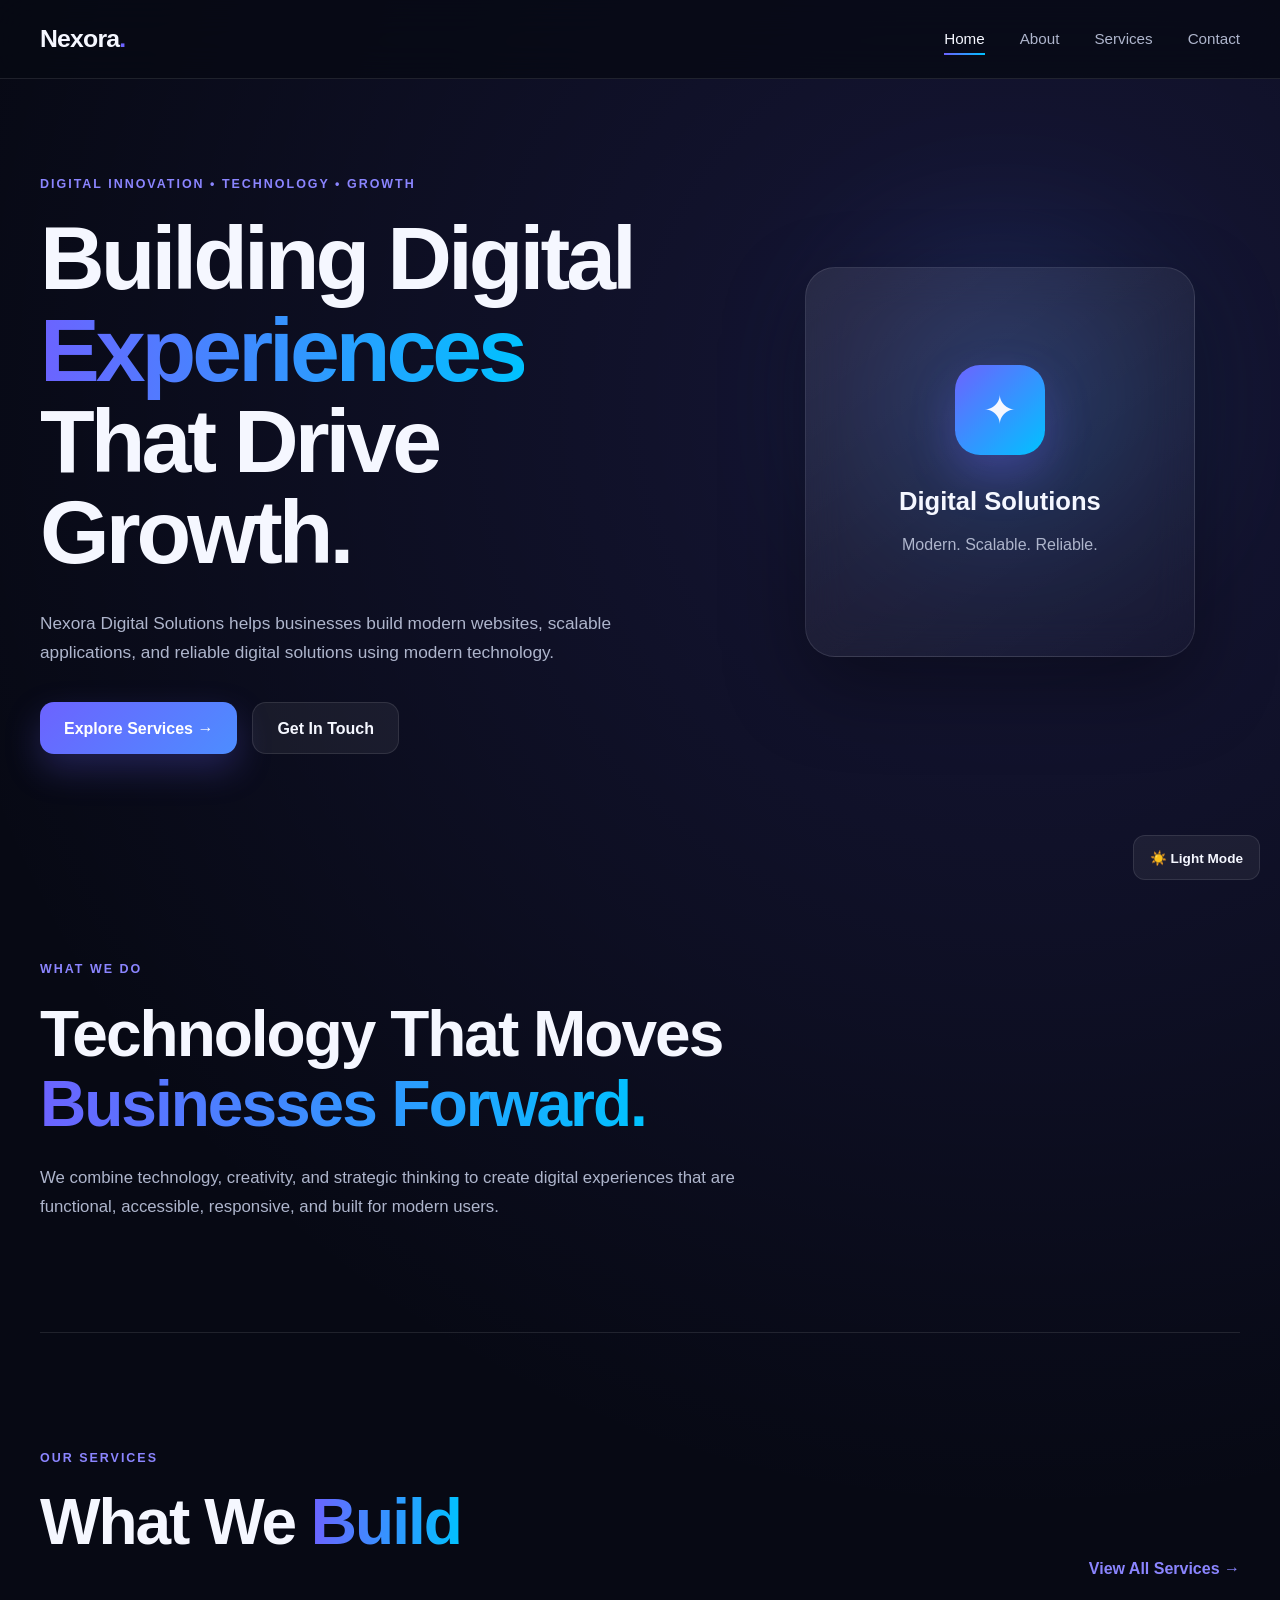
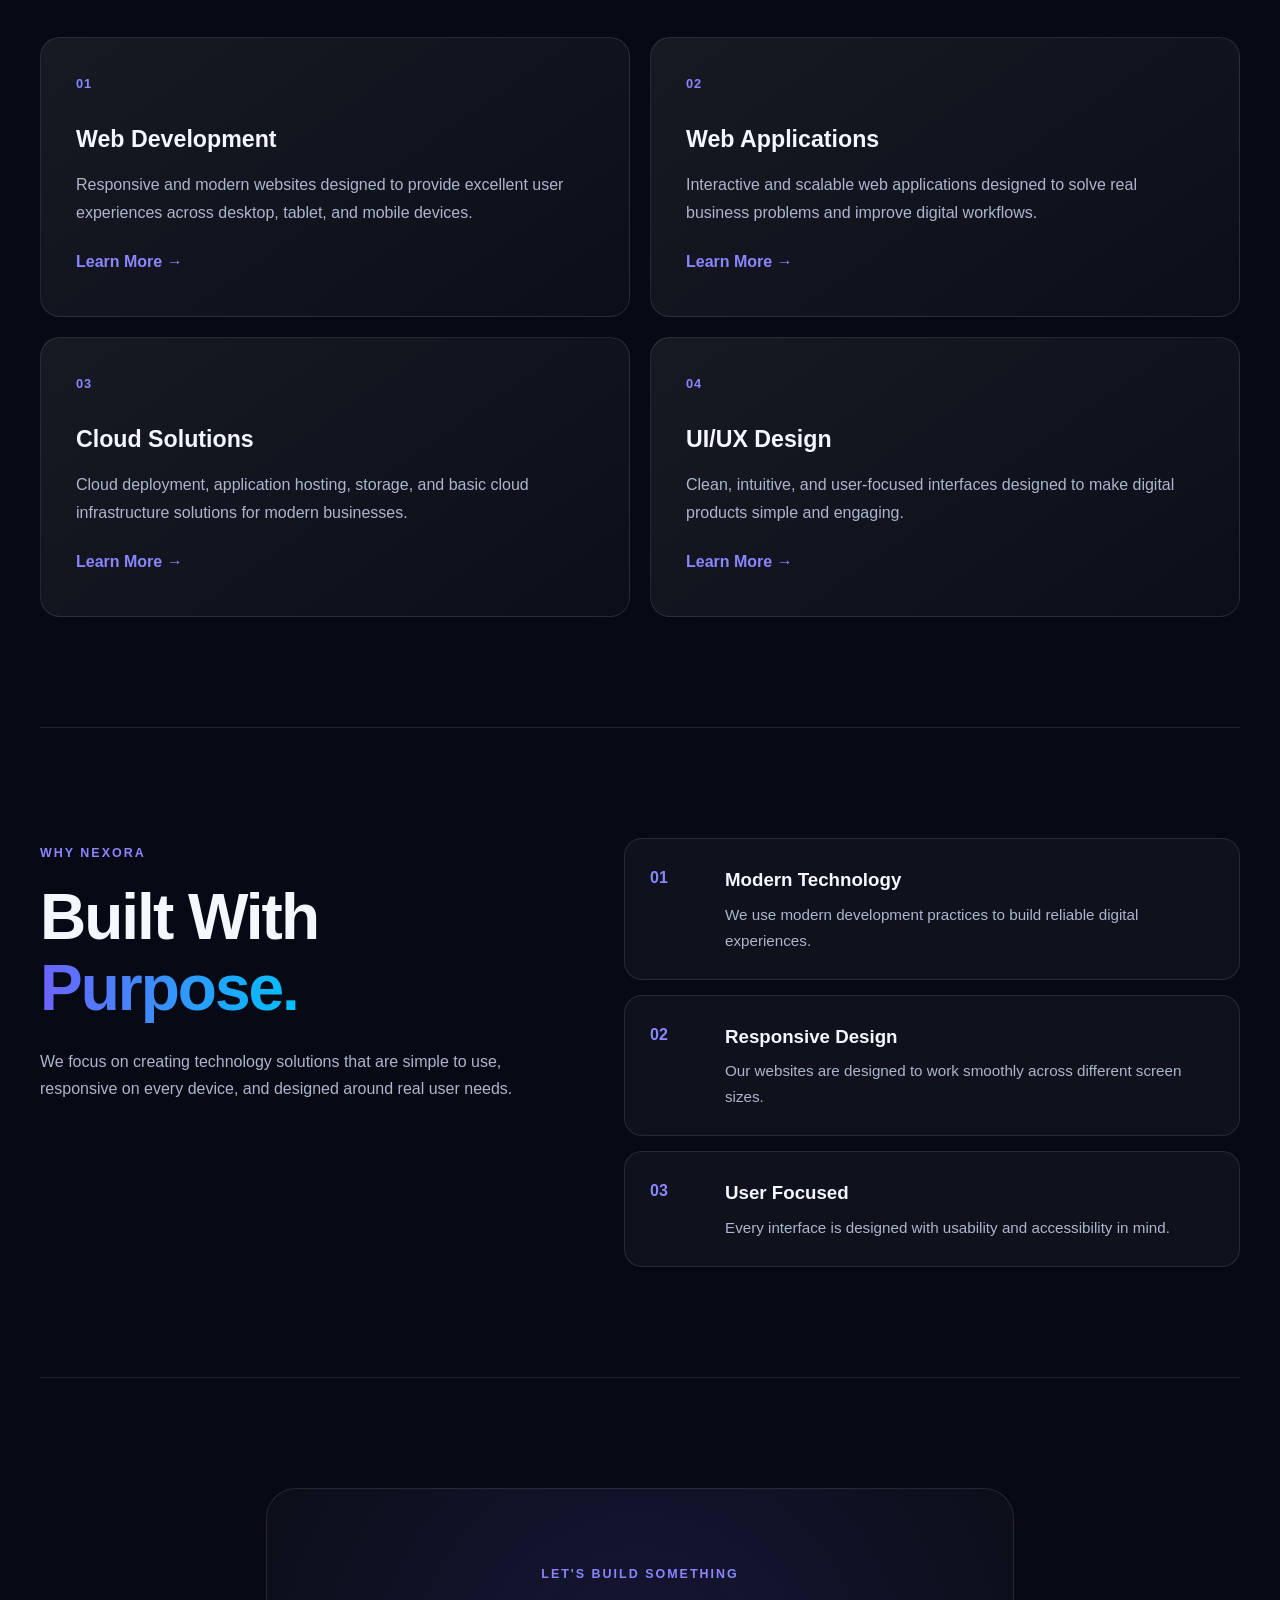
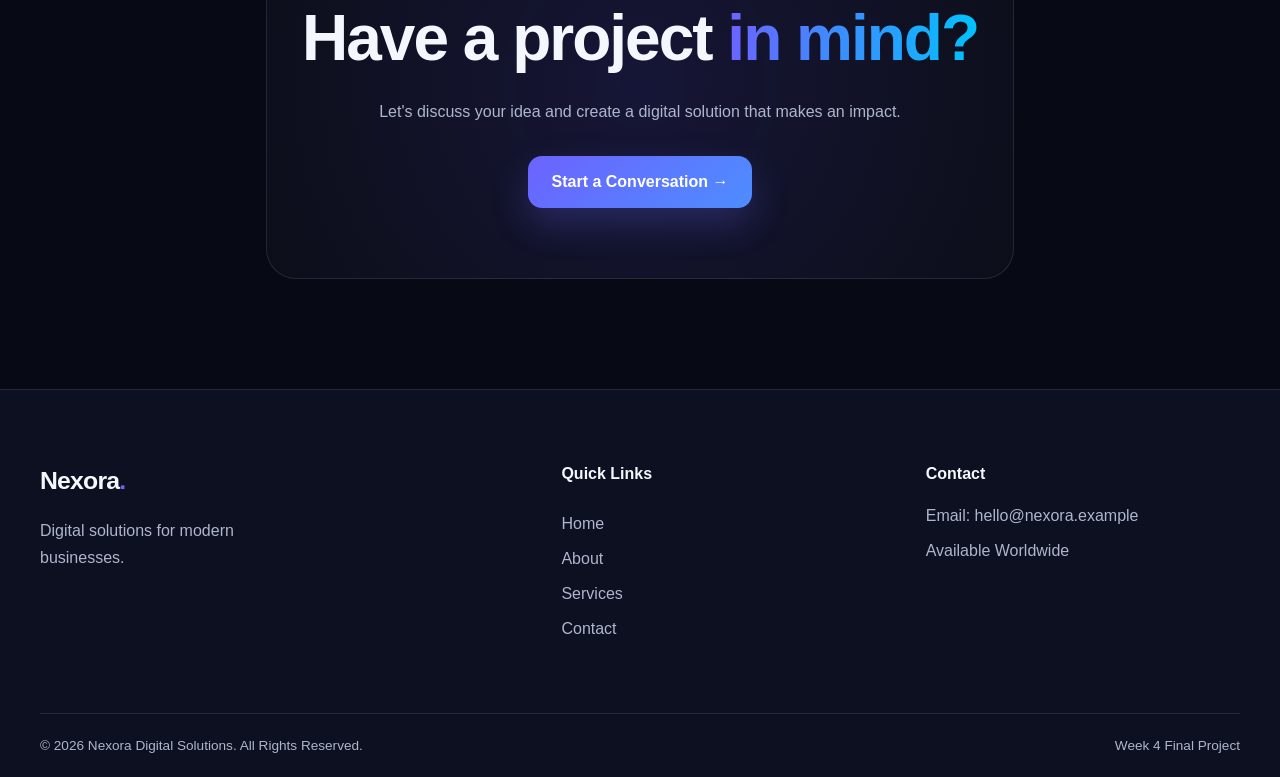
<file: index.html>
<!DOCTYPE html>
<html lang="en">
<head>
    <meta charset="UTF-8">

    <meta
        name="viewport"
        content="width=device-width, initial-scale=1.0"
    >

    <meta
        name="description"
        content="Nexora Digital Solutions provides modern web development, cloud solutions, UI/UX design, and software development services."
    >

    <meta
        name="author"
        content="Nexora Digital Solutions"
    >

    <title>Nexora Digital Solutions | Technology Solutions</title>

    <link rel="stylesheet" href="css/style.css">
</head>

<body>

    <!-- ================= HEADER ================= -->

    <header>

        <nav class="navbar" aria-label="Main Navigation">

            <a href="index.html" class="logo">
                Nexora<span>.</span>
            </a>

            <button
                class="menu-toggle"
                id="menu-toggle"
                aria-label="Open navigation menu"
                aria-expanded="false"
            >
                ☰
            </button>

            <ul class="nav-links" id="nav-links">

                <li>
                    <a href="index.html" class="active">
                        Home
                    </a>
                </li>

                <li>
                    <a href="about.html">
                        About
                    </a>
                </li>

                <li>
                    <a href="services.html">
                        Services
                    </a>
                </li>

                <li>
                    <a href="contact.html">
                        Contact
                    </a>
                </li>

            </ul>

        </nav>

    </header>


    <!-- ================= MAIN ================= -->

    <main>

        <!-- ================= HERO SECTION ================= -->

        <section class="hero">

            <div class="hero-content">

                <p class="hero-label">
                    DIGITAL INNOVATION • TECHNOLOGY • GROWTH
                </p>

                <h1>
                    Building Digital
                    <span>Experiences</span>
                    That Drive Growth.
                </h1>

                <p class="hero-description">
                    Nexora Digital Solutions helps businesses build
                    modern websites, scalable applications, and
                    reliable digital solutions using modern technology.
                </p>

                <div class="hero-buttons">

                    <a
                        href="services.html"
                        class="btn btn-primary"
                    >
                        Explore Services →
                    </a>

                    <a
                        href="contact.html"
                        class="btn btn-secondary"
                    >
                        Get In Touch
                    </a>

                </div>

            </div>

            <div class="hero-visual">

                <div class="hero-card">

                    <div class="card-icon">
                        ✦
                    </div>

                    <h2>
                        Digital Solutions
                    </h2>

                    <p>
                        Modern. Scalable. Reliable.
                    </p>

                </div>

            </div>

        </section>


        <!-- ================= INTRODUCTION ================= -->

        <section class="intro section">

            <div class="section-heading">

                <p class="section-label">
                    WHAT WE DO
                </p>

                <h2>
                    Technology That Moves
                    <span>Businesses Forward.</span>
                </h2>

            </div>

            <p class="section-description">
                We combine technology, creativity, and strategic
                thinking to create digital experiences that are
                functional, accessible, responsive, and built
                for modern users.
            </p>

        </section>


        <!-- ================= SERVICES PREVIEW ================= -->

        <section class="services-preview section">

            <div class="section-header">

                <div>

                    <p class="section-label">
                        OUR SERVICES
                    </p>

                    <h2>
                        What We <span>Build</span>
                    </h2>

                </div>

                <a
                    href="services.html"
                    class="text-link"
                >
                    View All Services →
                </a>

            </div>


            <div class="service-grid">

                <!-- Service 1 -->

                <article class="service-card">

                    <div class="service-number">
                        01
                    </div>

                    <h3>
                        Web Development
                    </h3>

                    <p>
                        Responsive and modern websites designed
                        to provide excellent user experiences
                        across desktop, tablet, and mobile devices.
                    </p>

                    <a href="services.html">
                        Learn More →
                    </a>

                </article>


                <!-- Service 2 -->

                <article class="service-card">

                    <div class="service-number">
                        02
                    </div>

                    <h3>
                        Web Applications
                    </h3>

                    <p>
                        Interactive and scalable web applications
                        designed to solve real business problems
                        and improve digital workflows.
                    </p>

                    <a href="services.html">
                        Learn More →
                    </a>

                </article>


                <!-- Service 3 -->

                <article class="service-card">

                    <div class="service-number">
                        03
                    </div>

                    <h3>
                        Cloud Solutions
                    </h3>

                    <p>
                        Cloud deployment, application hosting,
                        storage, and basic cloud infrastructure
                        solutions for modern businesses.
                    </p>

                    <a href="services.html">
                        Learn More →
                    </a>

                </article>


                <!-- Service 4 -->

                <article class="service-card">

                    <div class="service-number">
                        04
                    </div>

                    <h3>
                        UI/UX Design
                    </h3>

                    <p>
                        Clean, intuitive, and user-focused
                        interfaces designed to make digital
                        products simple and engaging.
                    </p>

                    <a href="services.html">
                        Learn More →
                    </a>

                </article>

            </div>

        </section>


        <!-- ================= WHY CHOOSE US ================= -->

        <section class="why-us section">

            <div class="why-content">

                <p class="section-label">
                    WHY NEXORA
                </p>

                <h2>
                    Built With
                    <span>Purpose.</span>
                </h2>

                <p>
                    We focus on creating technology solutions
                    that are simple to use, responsive on every
                    device, and designed around real user needs.
                </p>

            </div>


            <div class="benefits">

                <div class="benefit">

                    <span>01</span>

                    <div>
                        <h3>
                            Modern Technology
                        </h3>

                        <p>
                            We use modern development practices
                            to build reliable digital experiences.
                        </p>
                    </div>

                </div>


                <div class="benefit">

                    <span>02</span>

                    <div>
                        <h3>
                            Responsive Design
                        </h3>

                        <p>
                            Our websites are designed to work
                            smoothly across different screen sizes.
                        </p>
                    </div>

                </div>


                <div class="benefit">

                    <span>03</span>

                    <div>
                        <h3>
                            User Focused
                        </h3>

                        <p>
                            Every interface is designed with
                            usability and accessibility in mind.
                        </p>
                    </div>

                </div>

            </div>

        </section>


        <!-- ================= CTA ================= -->

        <section class="cta section">

            <div class="cta-content">

                <p class="section-label">
                    LET'S BUILD SOMETHING
                </p>

                <h2>
                    Have a project
                    <span>in mind?</span>
                </h2>

                <p>
                    Let's discuss your idea and create a digital
                    solution that makes an impact.
                </p>

                <a
                    href="contact.html"
                    class="btn btn-primary"
                >
                    Start a Conversation →
                </a>

            </div>

        </section>

    </main>


    <!-- ================= FOOTER ================= -->

    <footer>

        <div class="footer-content">

            <div class="footer-brand">

                <a href="index.html" class="logo">
                    Nexora<span>.</span>
                </a>

                <p>
                    Digital solutions for modern businesses.
                </p>

            </div>


            <div class="footer-links">

                <h3>
                    Quick Links
                </h3>

                <a href="index.html">
                    Home
                </a>

                <a href="about.html">
                    About
                </a>

                <a href="services.html">
                    Services
                </a>

                <a href="contact.html">
                    Contact
                </a>

            </div>


            <div class="footer-contact">

                <h3>
                    Contact
                </h3>

                <p>
                    Email: hello@nexora.example
                </p>

                <p>
                    Available Worldwide
                </p>

            </div>

        </div>


        <div class="footer-bottom">

            <p>
                &copy; 2026 Nexora Digital Solutions.
                All Rights Reserved.
            </p>

            <p>
                Week 4 Final Project
            </p>

        </div>

    </footer>


    <script src="js/script.js"></script>

</body>
</html>
</file>
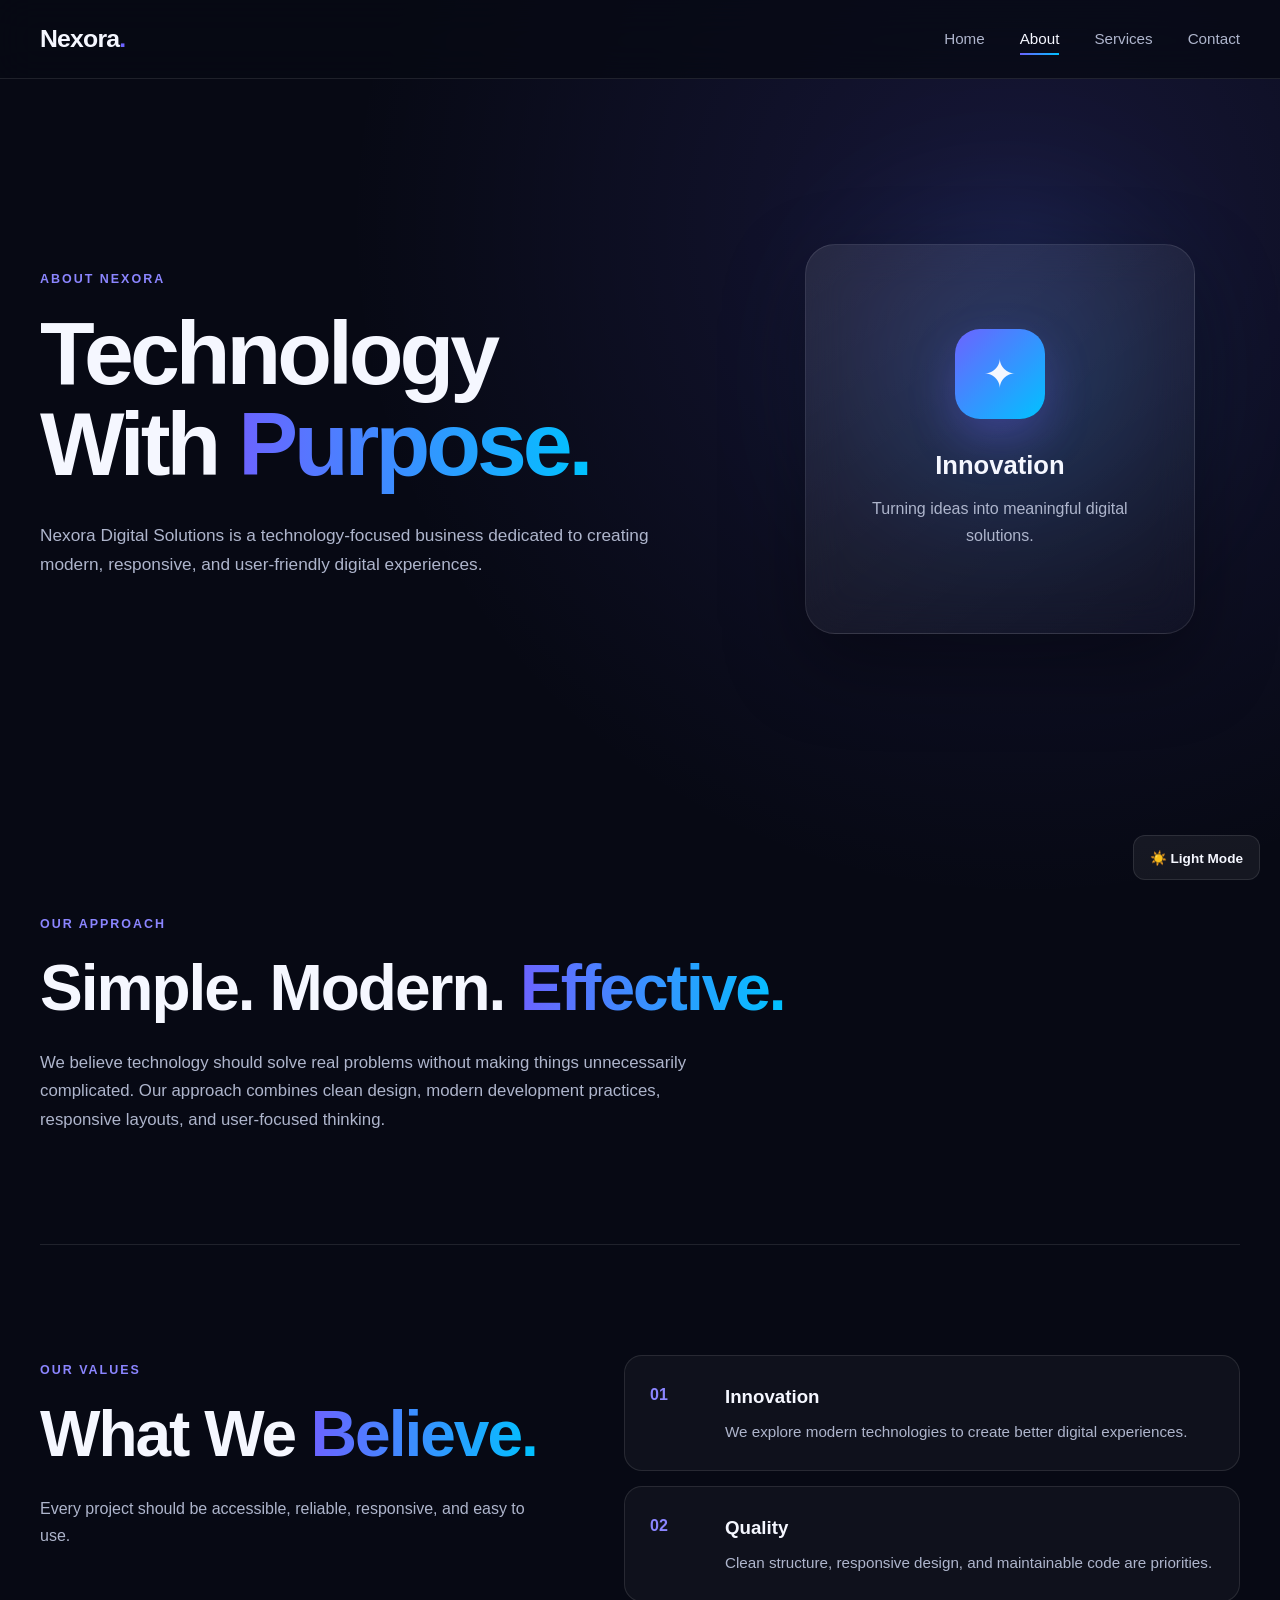
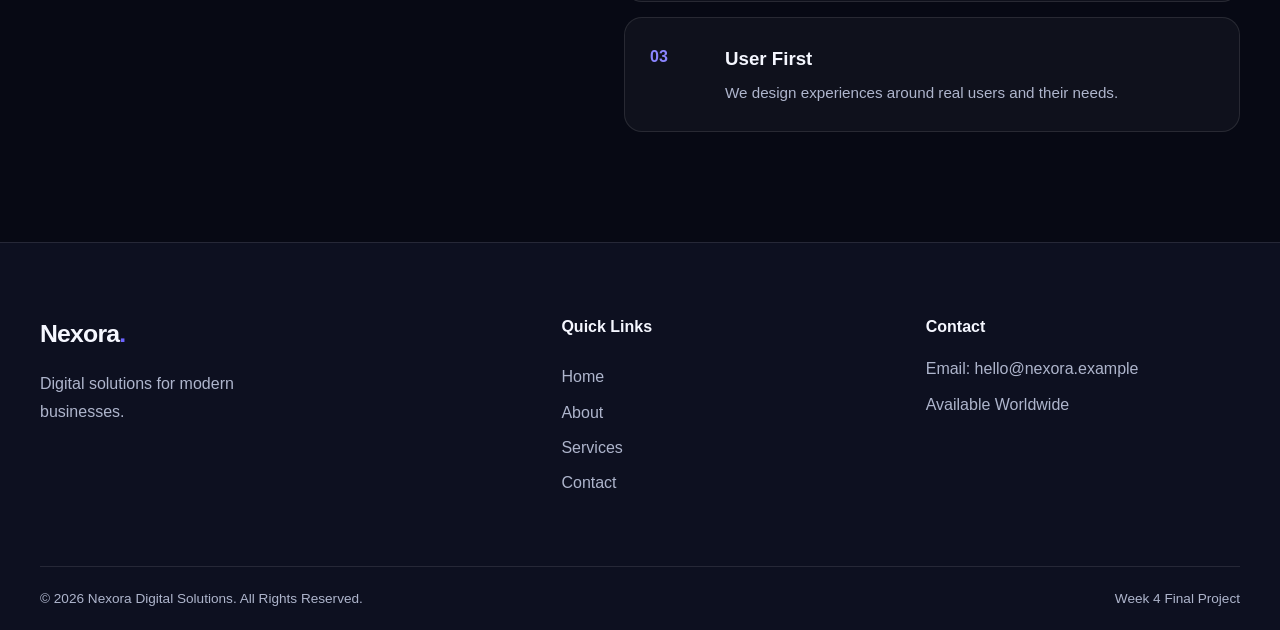
<file: about.html>
<!DOCTYPE html>
<html lang="en">
<head>
    <meta charset="UTF-8">
    <meta name="viewport" content="width=device-width, initial-scale=1.0">

    <meta
        name="description"
        content="Learn about Nexora Digital Solutions and our approach to digital technology."
    >

    <title>About | Nexora Digital Solutions</title>

    <link rel="stylesheet" href="css/style.css">
</head>

<body>

<header>
    <nav class="navbar" aria-label="Main Navigation">

        <a href="index.html" class="logo">
            Nexora<span>.</span>
        </a>

        <button
            class="menu-toggle"
            id="menu-toggle"
            aria-label="Open navigation menu"
            aria-expanded="false"
        >
            ☰
        </button>

        <ul class="nav-links" id="nav-links">
            <li><a href="index.html">Home</a></li>
            <li><a href="about.html" class="active">About</a></li>
            <li><a href="services.html">Services</a></li>
            <li><a href="contact.html">Contact</a></li>
        </ul>

    </nav>
</header>


<main>

    <section class="hero">

        <div class="hero-content">

            <p class="hero-label">
                ABOUT NEXORA
            </p>

            <h1>
                Technology With
                <span>Purpose.</span>
            </h1>

            <p class="hero-description">
                Nexora Digital Solutions is a technology-focused
                business dedicated to creating modern, responsive,
                and user-friendly digital experiences.
            </p>

        </div>

        <div class="hero-visual">

            <div class="hero-card">

                <div class="card-icon">
                    ✦
                </div>

                <h2>
                    Innovation
                </h2>

                <p>
                    Turning ideas into meaningful digital solutions.
                </p>

            </div>

        </div>

    </section>


    <section class="section">

        <div class="section-heading">

            <p class="section-label">
                OUR APPROACH
            </p>

            <h2>
                Simple. Modern.
                <span>Effective.</span>
            </h2>

        </div>

        <p class="section-description">
            We believe technology should solve real problems
            without making things unnecessarily complicated.
            Our approach combines clean design, modern
            development practices, responsive layouts,
            and user-focused thinking.
        </p>

    </section>


    <section class="why-us section">

        <div class="why-content">

            <p class="section-label">
                OUR VALUES
            </p>

            <h2>
                What We
                <span>Believe.</span>
            </h2>

            <p>
                Every project should be accessible, reliable,
                responsive, and easy to use.
            </p>

        </div>


        <div class="benefits">

            <div class="benefit">

                <span>01</span>

                <div>
                    <h3>Innovation</h3>

                    <p>
                        We explore modern technologies to create
                        better digital experiences.
                    </p>
                </div>

            </div>


            <div class="benefit">

                <span>02</span>

                <div>
                    <h3>Quality</h3>

                    <p>
                        Clean structure, responsive design,
                        and maintainable code are priorities.
                    </p>
                </div>

            </div>


            <div class="benefit">

                <span>03</span>

                <div>
                    <h3>User First</h3>

                    <p>
                        We design experiences around real users
                        and their needs.
                    </p>
                </div>

            </div>

        </div>

    </section>

</main>


<footer>

    <div class="footer-content">

        <div class="footer-brand">

            <a href="index.html" class="logo">
                Nexora<span>.</span>
            </a>

            <p>
                Digital solutions for modern businesses.
            </p>

        </div>


        <div class="footer-links">

            <h3>Quick Links</h3>

            <a href="index.html">Home</a>
            <a href="about.html">About</a>
            <a href="services.html">Services</a>
            <a href="contact.html">Contact</a>

        </div>


        <div class="footer-contact">

            <h3>Contact</h3>

            <p>
                Email: hello@nexora.example
            </p>

            <p>
                Available Worldwide
            </p>

        </div>

    </div>


    <div class="footer-bottom">

        <p>
            &copy; 2026 Nexora Digital Solutions.
            All Rights Reserved.
        </p>

        <p>
            Week 4 Final Project
        </p>

    </div>

</footer>


<script src="js/script.js"></script>

</body>
</html>
</file>
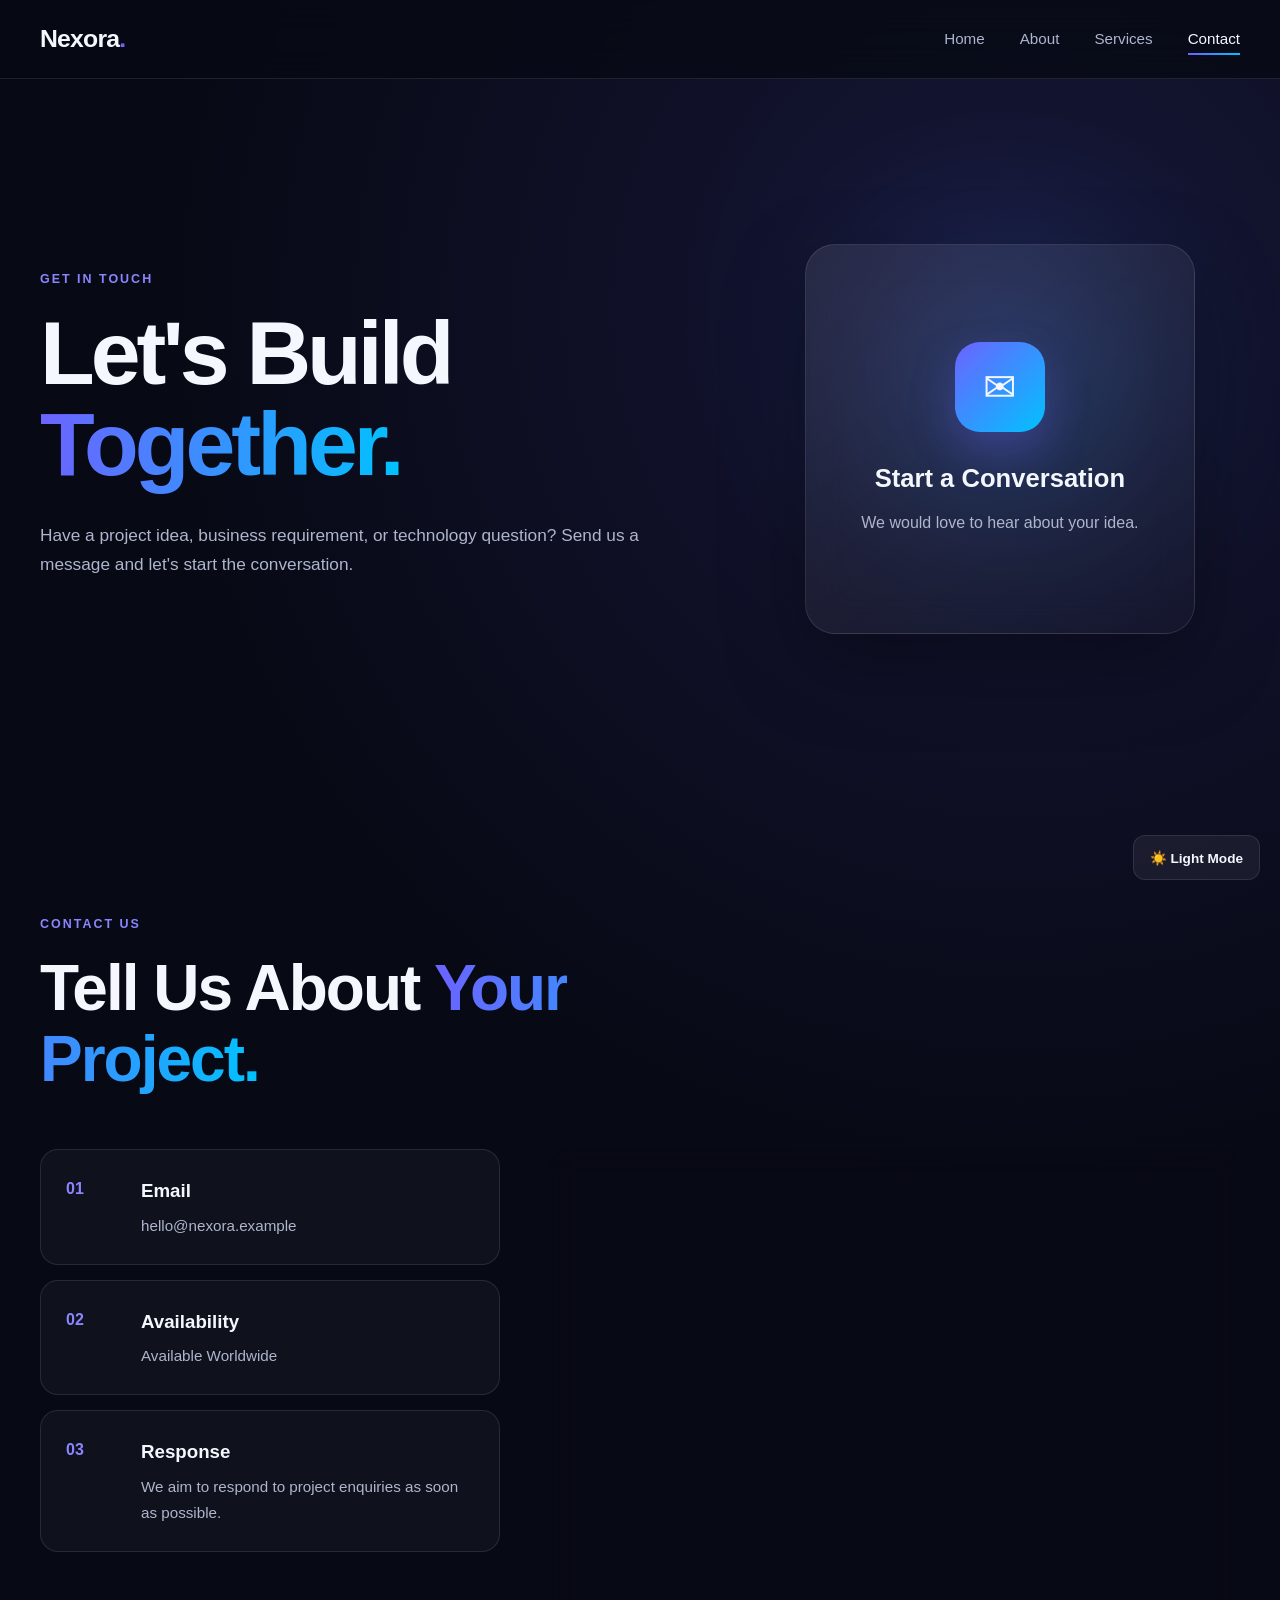
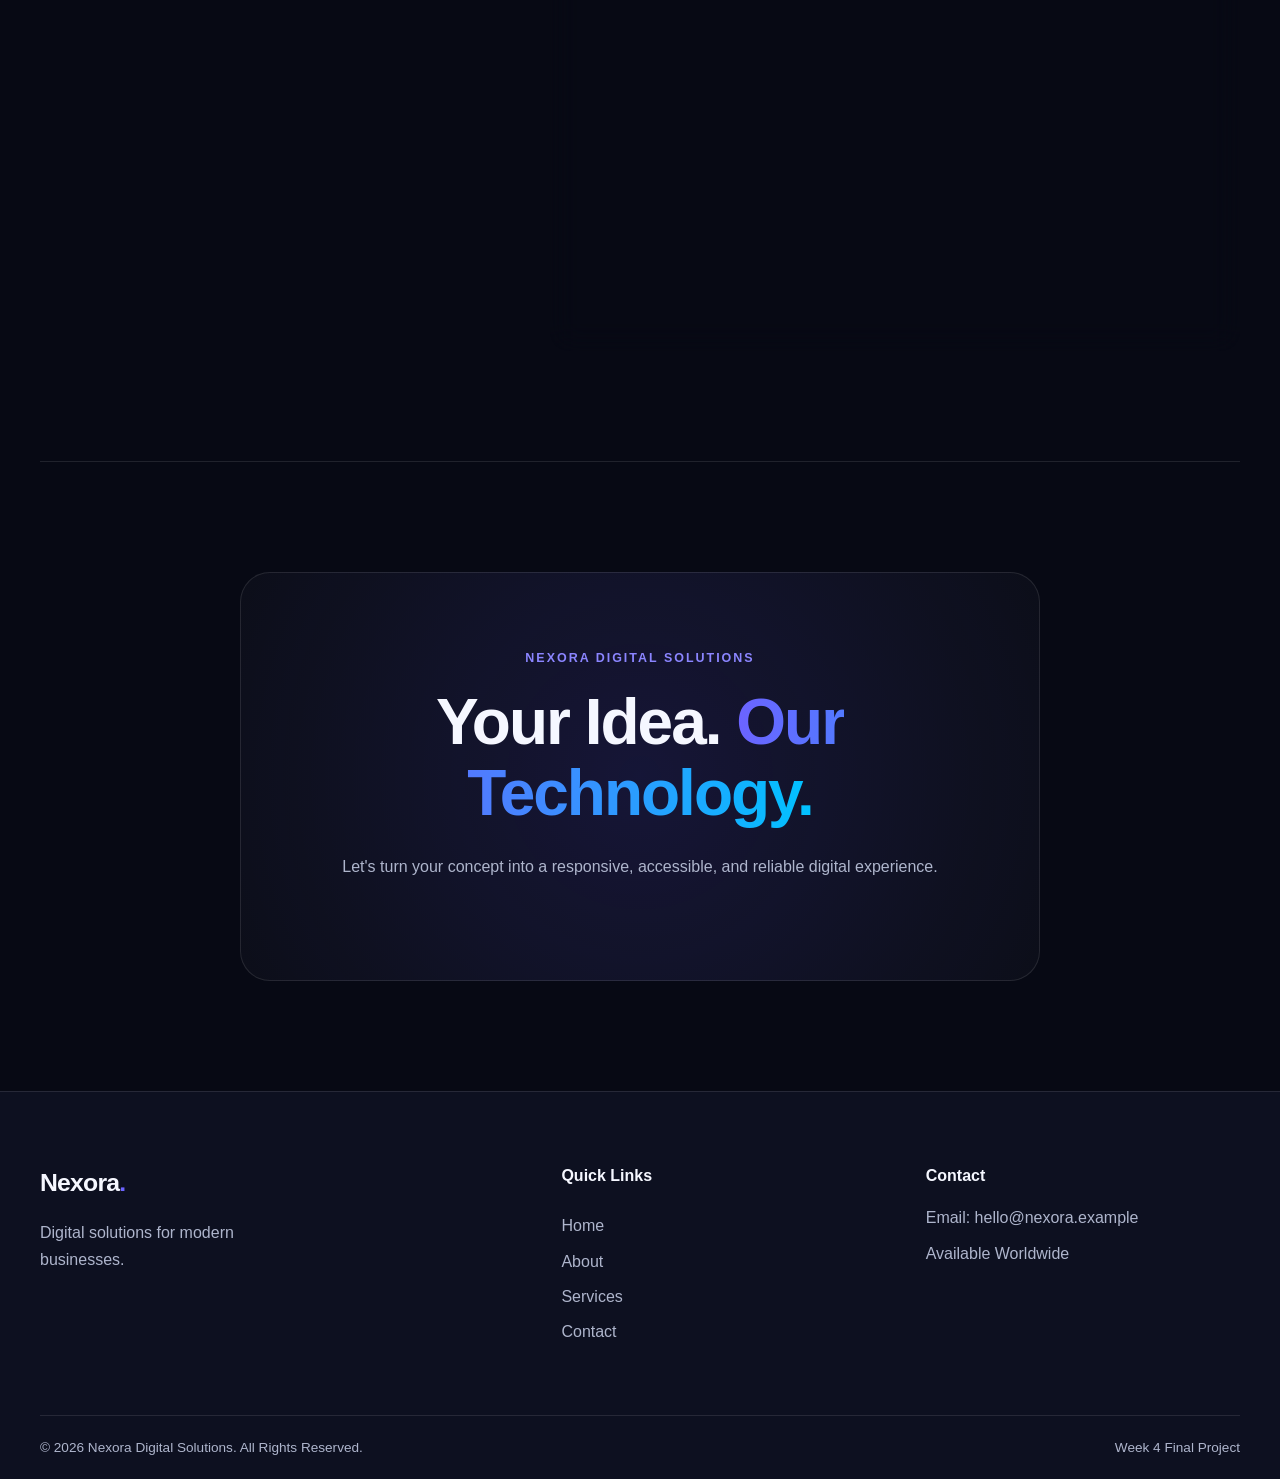
<file: contact.html>
<!DOCTYPE html>
<html lang="en">

<head>
    <meta charset="UTF-8">

    <meta
        name="viewport"
        content="width=device-width, initial-scale=1.0"
    >

    <meta
        name="description"
        content="Contact Nexora Digital Solutions for web development, cloud solutions, UI/UX design, and digital projects."
    >

    <title>Contact | Nexora Digital Solutions</title>

    <link rel="stylesheet" href="css/style.css">
</head>


<body>

    <!-- ================= HEADER ================= -->

    <header>

        <nav class="navbar" aria-label="Main Navigation">

            <a href="index.html" class="logo">
                Nexora<span>.</span>
            </a>

            <button
                class="menu-toggle"
                id="menu-toggle"
                aria-label="Open navigation menu"
                aria-expanded="false"
            >
                ☰
            </button>

            <ul class="nav-links" id="nav-links">

                <li>
                    <a href="index.html">
                        Home
                    </a>
                </li>

                <li>
                    <a href="about.html">
                        About
                    </a>
                </li>

                <li>
                    <a href="services.html">
                        Services
                    </a>
                </li>

                <li>
                    <a href="contact.html" class="active">
                        Contact
                    </a>
                </li>

            </ul>

        </nav>

    </header>


    <!-- ================= MAIN ================= -->

    <main>

        <!-- ================= CONTACT HERO ================= -->

        <section class="hero">

            <div class="hero-content">

                <p class="hero-label">
                    GET IN TOUCH
                </p>

                <h1>
                    Let's Build
                    <span>Together.</span>
                </h1>

                <p class="hero-description">
                    Have a project idea, business requirement,
                    or technology question? Send us a message
                    and let's start the conversation.
                </p>

            </div>


            <div class="hero-visual">

                <div class="hero-card">

                    <div class="card-icon">
                        ✉
                    </div>

                    <h2>
                        Start a Conversation
                    </h2>

                    <p>
                        We would love to hear about your idea.
                    </p>

                </div>

            </div>

        </section>


        <!-- ================= CONTACT SECTION ================= -->

        <section class="section">

            <div class="section-heading">

                <p class="section-label">
                    CONTACT US
                </p>

                <h2>
                    Tell Us About
                    <span>Your Project.</span>
                </h2>

            </div>


            <div class="contact-layout">

                <!-- CONTACT INFORMATION -->

                <div class="contact-info">

                    <div class="benefit">

                        <span>01</span>

                        <div>

                            <h3>
                                Email
                            </h3>

                            <p>
                                hello@nexora.example
                            </p>

                        </div>

                    </div>


                    <div class="benefit">

                        <span>02</span>

                        <div>

                            <h3>
                                Availability
                            </h3>

                            <p>
                                Available Worldwide
                            </p>

                        </div>

                    </div>


                    <div class="benefit">

                        <span>03</span>

                        <div>

                            <h3>
                                Response
                            </h3>

                            <p>
                                We aim to respond to project
                                enquiries as soon as possible.
                            </p>

                        </div>

                    </div>

                </div>


                <!-- CONTACT FORM -->

                <div class="contact-form-wrapper">

                    <form id="contact-form" novalidate>

                        <!-- NAME -->

                        <div class="form-group">

                            <label for="name">
                                Full Name
                            </label>

                            <input
                                type="text"
                                id="name"
                                name="name"
                                placeholder="Enter your name"
                                autocomplete="name"
                                required
                            >

                            <small
                                class="form-error"
                                id="name-error"
                            ></small>

                        </div>


                        <!-- EMAIL -->

                        <div class="form-group">

                            <label for="email">
                                Email Address
                            </label>

                            <input
                                type="email"
                                id="email"
                                name="email"
                                placeholder="you@example.com"
                                autocomplete="email"
                                required
                            >

                            <small
                                class="form-error"
                                id="email-error"
                            ></small>

                        </div>


                        <!-- SUBJECT -->

                        <div class="form-group">

                            <label for="subject">
                                Subject
                            </label>

                            <input
                                type="text"
                                id="subject"
                                name="subject"
                                placeholder="Project subject"
                                required
                            >

                            <small
                                class="form-error"
                                id="subject-error"
                            ></small>

                        </div>


                        <!-- MESSAGE -->

                        <div class="form-group">

                            <label for="message">
                                Message
                            </label>

                            <textarea
                                id="message"
                                name="message"
                                rows="7"
                                placeholder="Tell us about your project..."
                                required
                            ></textarea>

                            <small
                                class="form-error"
                                id="message-error"
                            ></small>

                        </div>


                        <!-- SUBMIT -->

                        <button
                            type="submit"
                            class="btn btn-primary"
                        >
                            Send Message →
                        </button>


                        <!-- SUCCESS MESSAGE -->

                        <p
                            id="form-success"
                            class="form-success"
                            role="status"
                            aria-live="polite"
                        ></p>

                    </form>

                </div>

            </div>

        </section>


        <!-- ================= CTA ================= -->

        <section class="cta section">

            <div class="cta-content">

                <p class="section-label">
                    NEXORA DIGITAL SOLUTIONS
                </p>

                <h2>
                    Your Idea.
                    <span>Our Technology.</span>
                </h2>

                <p>
                    Let's turn your concept into a responsive,
                    accessible, and reliable digital experience.
                </p>

            </div>

        </section>

    </main>


    <!-- ================= FOOTER ================= -->

    <footer>

        <div class="footer-content">

            <div class="footer-brand">

                <a href="index.html" class="logo">
                    Nexora<span>.</span>
                </a>

                <p>
                    Digital solutions for modern businesses.
                </p>

            </div>


            <div class="footer-links">

                <h3>
                    Quick Links
                </h3>

                <a href="index.html">
                    Home
                </a>

                <a href="about.html">
                    About
                </a>

                <a href="services.html">
                    Services
                </a>

                <a href="contact.html">
                    Contact
                </a>

            </div>


            <div class="footer-contact">

                <h3>
                    Contact
                </h3>

                <p>
                    Email: hello@nexora.example
                </p>

                <p>
                    Available Worldwide
                </p>

            </div>

        </div>


        <div class="footer-bottom">

            <p>
                &copy; 2026 Nexora Digital Solutions.
                All Rights Reserved.
            </p>

            <p>
                Week 4 Final Project
            </p>

        </div>

    </footer>


    <script src="js/script.js"></script>

</body>
</file>
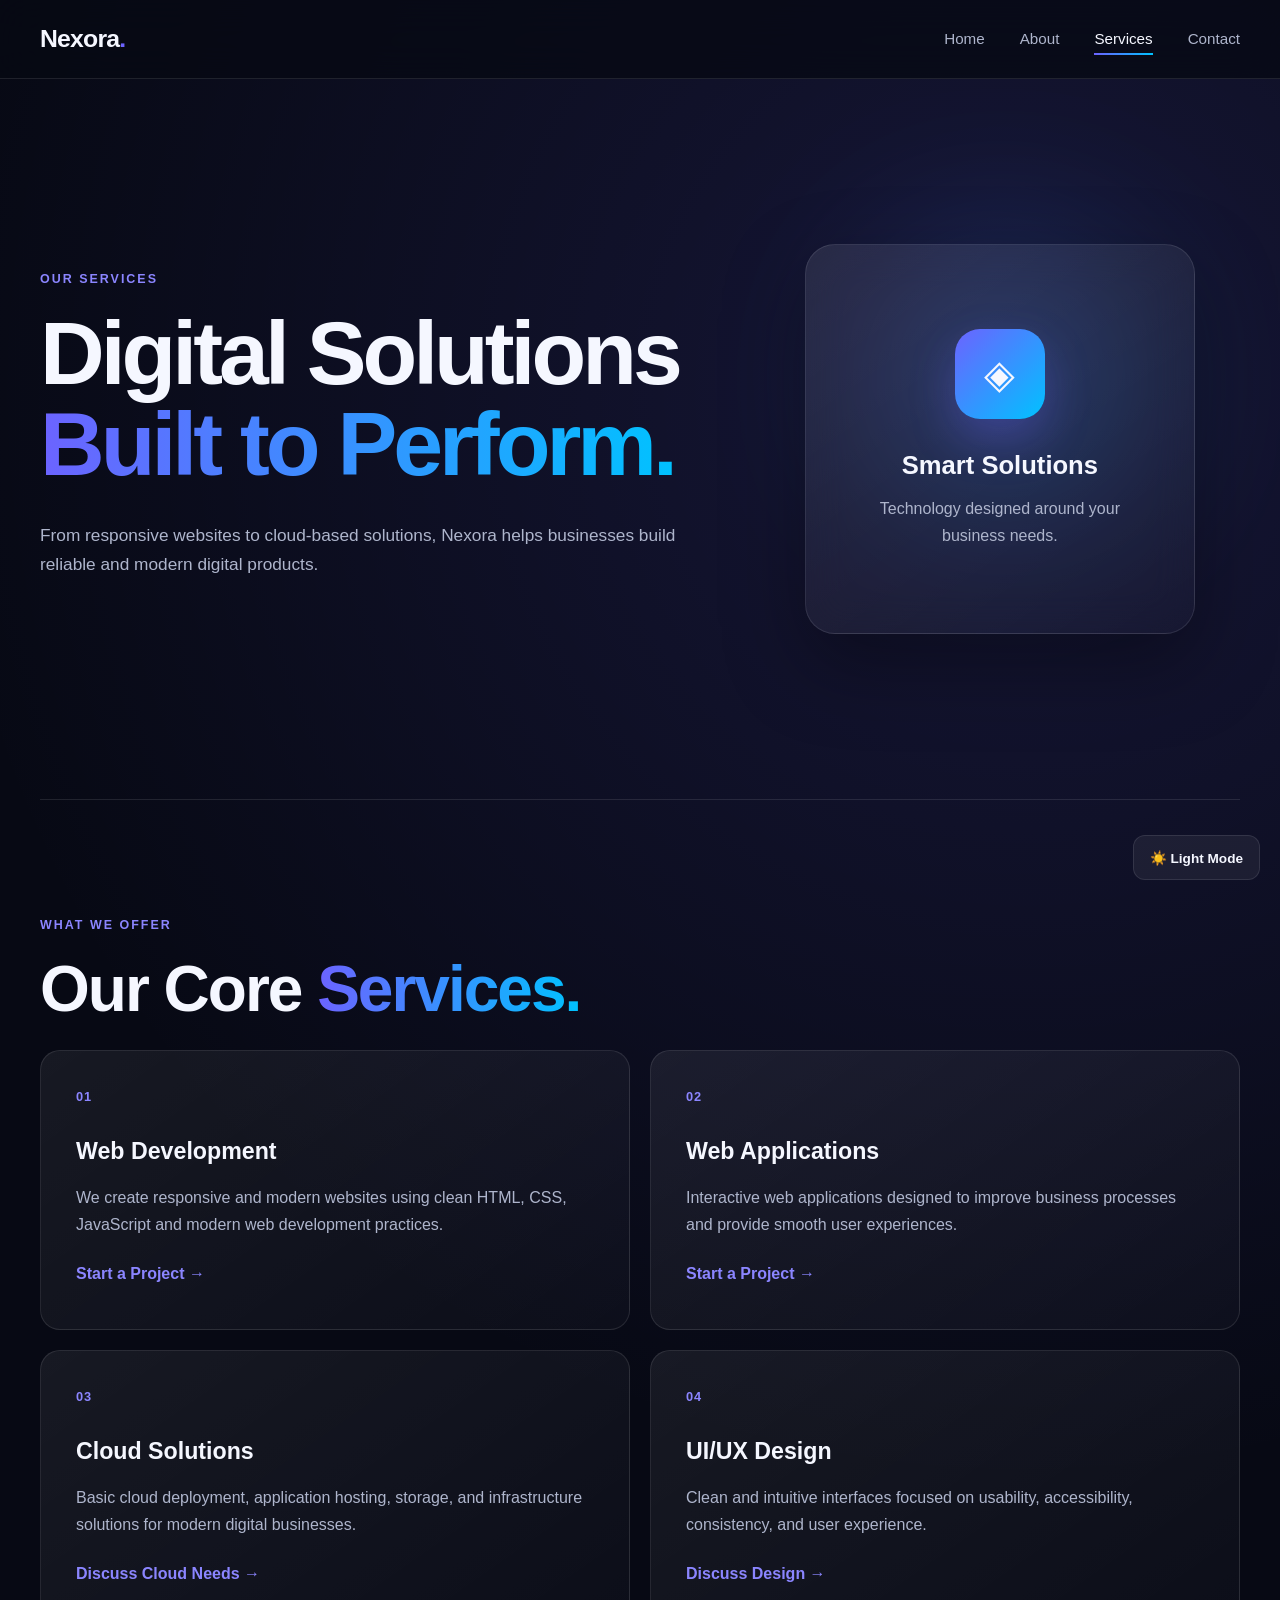
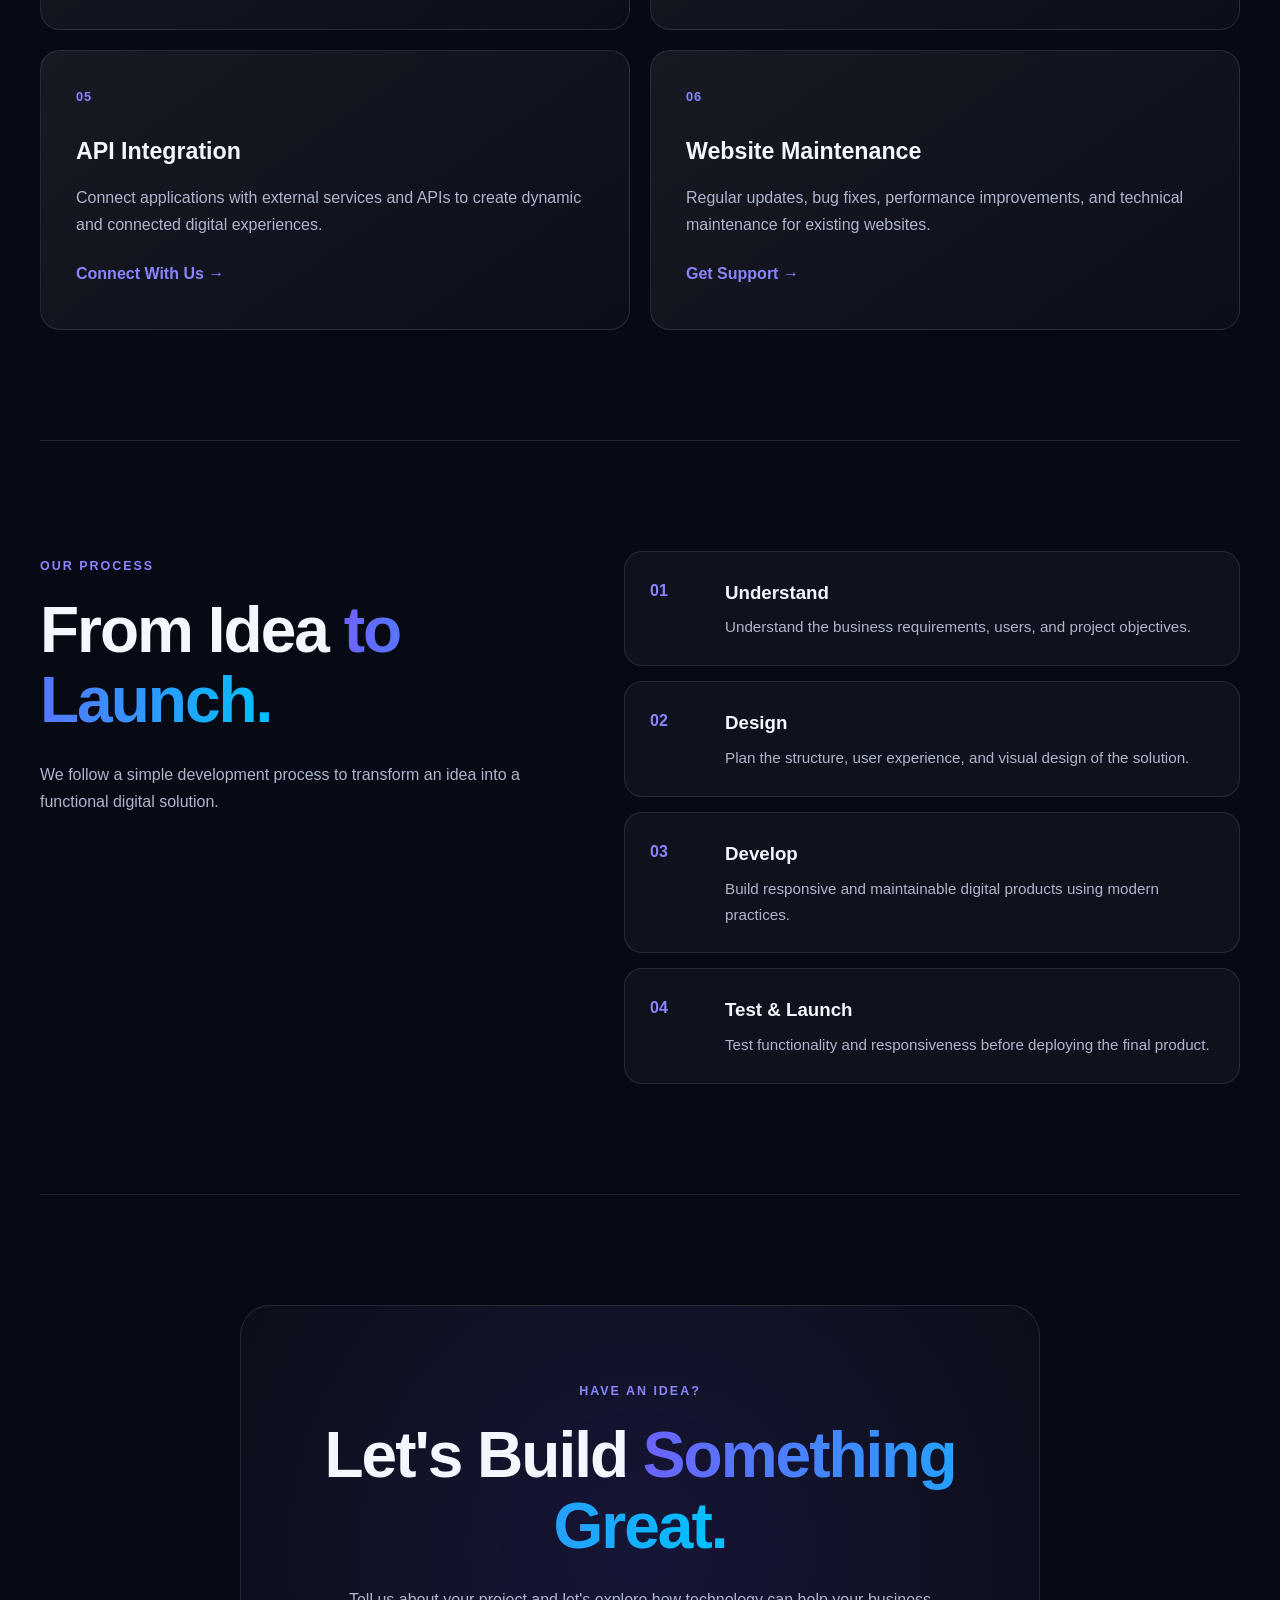
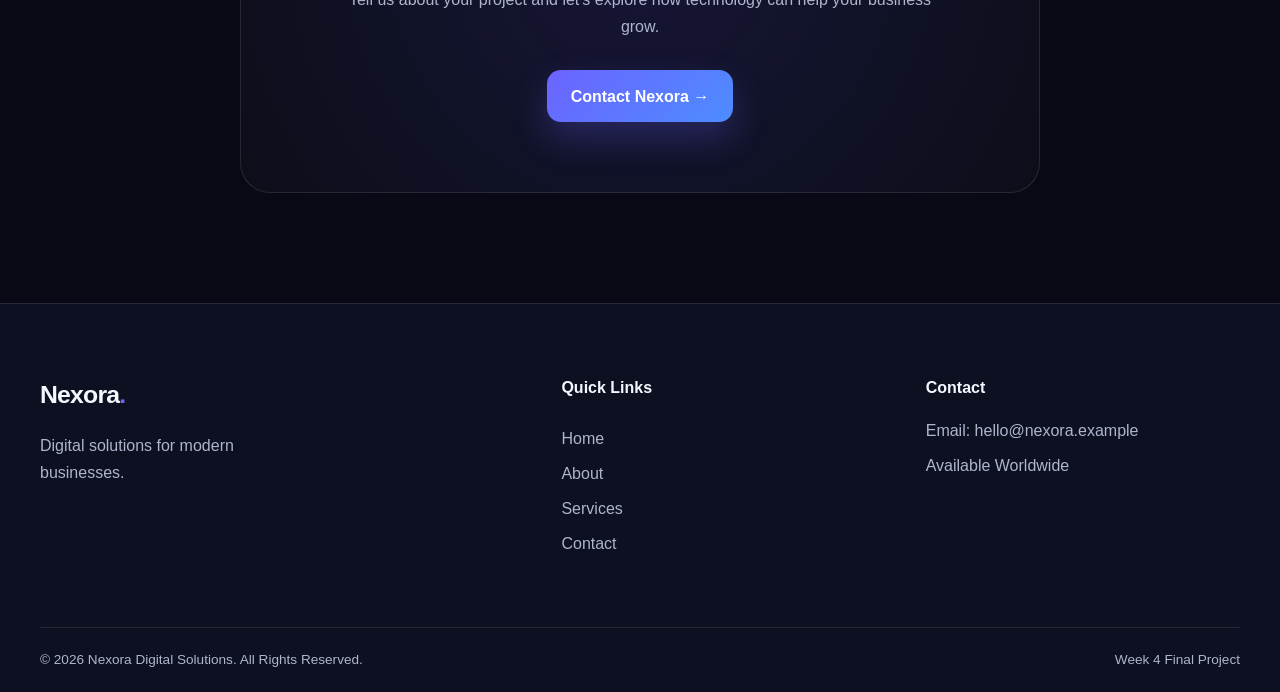
<file: services.html>
<!DOCTYPE html>
<html lang="en">
<head>
    <meta charset="UTF-8">
    <meta name="viewport" content="width=device-width, initial-scale=1.0">

    <meta
        name="description"
        content="Explore web development, web application, cloud, and UI/UX services offered by Nexora Digital Solutions."
    >

    <title>Services | Nexora Digital Solutions</title>

    <link rel="stylesheet" href="css/style.css">
</head>

<body>

<header>
    <nav class="navbar" aria-label="Main Navigation">

        <a href="index.html" class="logo">
            Nexora<span>.</span>
        </a>

        <button
            class="menu-toggle"
            id="menu-toggle"
            aria-label="Open navigation menu"
            aria-expanded="false"
        >
            ☰
        </button>

        <ul class="nav-links" id="nav-links">
            <li><a href="index.html">Home</a></li>
            <li><a href="about.html">About</a></li>
            <li><a href="services.html" class="active">Services</a></li>
            <li><a href="contact.html">Contact</a></li>
        </ul>

    </nav>
</header>


<main>

    <!-- HERO -->

    <section class="hero">

        <div class="hero-content">

            <p class="hero-label">
                OUR SERVICES
            </p>

            <h1>
                Digital Solutions
                <span>Built to Perform.</span>
            </h1>

            <p class="hero-description">
                From responsive websites to cloud-based solutions,
                Nexora helps businesses build reliable and modern
                digital products.
            </p>

        </div>

        <div class="hero-visual">

            <div class="hero-card">

                <div class="card-icon">
                    ◈
                </div>

                <h2>
                    Smart Solutions
                </h2>

                <p>
                    Technology designed around your business needs.
                </p>

            </div>

        </div>

    </section>


    <!-- SERVICES -->

    <section class="section services-preview">

        <div class="section-heading">

            <p class="section-label">
                WHAT WE OFFER
            </p>

            <h2>
                Our Core
                <span>Services.</span>
            </h2>

        </div>


        <div class="service-grid">

            <!-- WEB DEVELOPMENT -->

            <article class="service-card">

                <div class="service-number">
                    01
                </div>

                <h3>
                    Web Development
                </h3>

                <p>
                    We create responsive and modern websites
                    using clean HTML, CSS, JavaScript and
                    modern web development practices.
                </p>

                <a href="contact.html">
                    Start a Project →
                </a>

            </article>


            <!-- WEB APPLICATIONS -->

            <article class="service-card">

                <div class="service-number">
                    02
                </div>

                <h3>
                    Web Applications
                </h3>

                <p>
                    Interactive web applications designed to
                    improve business processes and provide
                    smooth user experiences.
                </p>

                <a href="contact.html">
                    Start a Project →
                </a>

            </article>


            <!-- CLOUD -->

            <article class="service-card">

                <div class="service-number">
                    03
                </div>

                <h3>
                    Cloud Solutions
                </h3>

                <p>
                    Basic cloud deployment, application hosting,
                    storage, and infrastructure solutions for
                    modern digital businesses.
                </p>

                <a href="contact.html">
                    Discuss Cloud Needs →
                </a>

            </article>


            <!-- UI UX -->

            <article class="service-card">

                <div class="service-number">
                    04
                </div>

                <h3>
                    UI/UX Design
                </h3>

                <p>
                    Clean and intuitive interfaces focused on
                    usability, accessibility, consistency,
                    and user experience.
                </p>

                <a href="contact.html">
                    Discuss Design →
                </a>

            </article>


            <!-- API -->

            <article class="service-card">

                <div class="service-number">
                    05
                </div>

                <h3>
                    API Integration
                </h3>

                <p>
                    Connect applications with external services
                    and APIs to create dynamic and connected
                    digital experiences.
                </p>

                <a href="contact.html">
                    Connect With Us →
                </a>

            </article>


            <!-- MAINTENANCE -->

            <article class="service-card">

                <div class="service-number">
                    06
                </div>

                <h3>
                    Website Maintenance
                </h3>

                <p>
                    Regular updates, bug fixes, performance
                    improvements, and technical maintenance
                    for existing websites.
                </p>

                <a href="contact.html">
                    Get Support →
                </a>

            </article>

        </div>

    </section>


    <!-- PROCESS -->

    <section class="why-us section">

        <div class="why-content">

            <p class="section-label">
                OUR PROCESS
            </p>

            <h2>
                From Idea
                <span>to Launch.</span>
            </h2>

            <p>
                We follow a simple development process to
                transform an idea into a functional digital
                solution.
            </p>

        </div>


        <div class="benefits">

            <div class="benefit">

                <span>01</span>

                <div>
                    <h3>
                        Understand
                    </h3>

                    <p>
                        Understand the business requirements,
                        users, and project objectives.
                    </p>
                </div>

            </div>


            <div class="benefit">

                <span>02</span>

                <div>
                    <h3>
                        Design
                    </h3>

                    <p>
                        Plan the structure, user experience,
                        and visual design of the solution.
                    </p>
                </div>

            </div>


            <div class="benefit">

                <span>03</span>

                <div>
                    <h3>
                        Develop
                    </h3>

                    <p>
                        Build responsive and maintainable
                        digital products using modern practices.
                    </p>
                </div>

            </div>


            <div class="benefit">

                <span>04</span>

                <div>
                    <h3>
                        Test & Launch
                    </h3>

                    <p>
                        Test functionality and responsiveness
                        before deploying the final product.
                    </p>
                </div>

            </div>

        </div>

    </section>


    <!-- CTA -->

    <section class="cta section">

        <div class="cta-content">

            <p class="section-label">
                HAVE AN IDEA?
            </p>

            <h2>
                Let's Build
                <span>Something Great.</span>
            </h2>

            <p>
                Tell us about your project and let's explore
                how technology can help your business grow.
            </p>

            <a
                href="contact.html"
                class="btn btn-primary"
            >
                Contact Nexora →
            </a>

        </div>

    </section>

</main>


<!-- FOOTER -->

<footer>

    <div class="footer-content">

        <div class="footer-brand">

            <a href="index.html" class="logo">
                Nexora<span>.</span>
            </a>

            <p>
                Digital solutions for modern businesses.
            </p>

        </div>


        <div class="footer-links">

            <h3>
                Quick Links
            </h3>

            <a href="index.html">
                Home
            </a>

            <a href="about.html">
                About
            </a>

            <a href="services.html">
                Services
            </a>

            <a href="contact.html">
                Contact
            </a>

        </div>


        <div class="footer-contact">

            <h3>
                Contact
            </h3>

            <p>
                Email: hello@nexora.example
            </p>

            <p>
                Available Worldwide
            </p>

        </div>

    </div>


    <div class="footer-bottom">

        <p>
            &copy; 2026 Nexora Digital Solutions.
            All Rights Reserved.
        </p>

        <p>
            Week 4 Final Project
        </p>

    </div>

</footer>


<script src="js/script.js"></script>

</body>
</html>
</file>
<file: css/style.css>
/* =========================================================
   NEXORA DIGITAL SOLUTIONS
   WEEK 4 - COMPLETE BUSINESS WEBSITE
   ========================================================= */

/* =========================
   1. ROOT VARIABLES
   ========================= */

:root {
    --primary: #6c63ff;
    --primary-light: #8b85ff;
    --accent: #00c2ff;

    --background: #070914;
    --background-secondary: #0d1020;
    --card: rgba(255, 255, 255, 0.06);

    --text: #f5f7ff;
    --text-secondary: #aeb5cc;
    --border: rgba(255, 255, 255, 0.10);

    --max-width: 1200px;

    --radius-small: 12px;
    --radius-medium: 20px;
    --radius-large: 30px;

    --transition: 0.3s ease;
}


/* =========================
   2. RESET
   ========================= */

* {
    margin: 0;
    padding: 0;
    box-sizing: border-box;
}

html {
    scroll-behavior: smooth;
}

body {
    font-family:
        Inter,
        "Segoe UI",
        Roboto,
        Arial,
        sans-serif;

    background:
        radial-gradient(
            circle at 80% 10%,
            rgba(108, 99, 255, 0.15),
            transparent 30%
        ),
        var(--background);

    color: var(--text);

    line-height: 1.7;

    overflow-x: hidden;
}


/* =========================
   3. GLOBAL ELEMENTS
   ========================= */

a {
    color: inherit;
    text-decoration: none;
}

img {
    max-width: 100%;
    height: auto;
    display: block;
}

ul {
    list-style: none;
}

button,
a {
    -webkit-tap-highlight-color: transparent;
}

::selection {
    background: var(--primary);
    color: white;
}


/* =========================
   4. HEADER / NAVIGATION
   ========================= */

header {
    position: sticky;
    top: 0;
    z-index: 1000;

    background: rgba(7, 9, 20, 0.78);

    backdrop-filter: blur(18px);
    -webkit-backdrop-filter: blur(18px);

    border-bottom: 1px solid var(--border);
}

.navbar {
    width: min(
        calc(100% - 40px),
        var(--max-width)
    );

    min-height: 78px;

    margin: auto;

    display: flex;

    align-items: center;

    justify-content: space-between;
}

.logo {
    font-size: 1.55rem;
    font-weight: 800;
    letter-spacing: -0.8px;
}

.logo span {
    color: var(--primary);
}

.nav-links {
    display: flex;
    align-items: center;
    gap: 35px;
}

.nav-links a {
    position: relative;

    color: var(--text-secondary);

    font-size: 0.95rem;

    transition:
        color var(--transition);
}

.nav-links a::after {
    content: "";

    position: absolute;

    left: 0;
    bottom: -8px;

    width: 0;
    height: 2px;

    background: linear-gradient(
        90deg,
        var(--primary),
        var(--accent)
    );

    transition: width var(--transition);
}

.nav-links a:hover,
.nav-links a.active {
    color: var(--text);
}

.nav-links a:hover::after,
.nav-links a.active::after {
    width: 100%;
}


/* =========================
   5. MOBILE MENU BUTTON
   ========================= */

.menu-toggle {
    display: none;

    border: 1px solid var(--border);

    background: var(--card);

    color: var(--text);

    width: 44px;
    height: 44px;

    border-radius: 12px;

    font-size: 1.3rem;

    cursor: pointer;
}


/* =========================
   6. HERO
   ========================= */

.hero {
    width: min(
        calc(100% - 40px),
        var(--max-width)
    );

    min-height: 720px;

    margin: auto;

    display: grid;

    grid-template-columns:
        1.15fr
        0.85fr;

    align-items: center;

    gap: 70px;

    padding:
        90px
        0;
}

.hero-content {
    max-width: 720px;
}

.hero-label,
.section-label {
    display: inline-block;

    margin-bottom: 18px;

    color: var(--primary-light);

    font-size: 0.78rem;

    font-weight: 700;

    letter-spacing: 2px;
}

.hero h1 {
    font-size:
        clamp(
            3rem,
            7vw,
            5.8rem
        );

    line-height: 1.02;

    letter-spacing: -4px;

    margin-bottom: 30px;
}

.hero h1 span,
.section-heading h2 span,
.section-header h2 span,
.why-content h2 span,
.cta h2 span {
    background:
        linear-gradient(
            90deg,
            var(--primary),
            var(--accent)
        );

    -webkit-background-clip: text;
    background-clip: text;

    color: transparent;
}

.hero-description {
    max-width: 650px;

    color: var(--text-secondary);

    font-size: 1.08rem;

    margin-bottom: 35px;
}


/* =========================
   7. BUTTONS
   ========================= */

.hero-buttons {
    display: flex;

    flex-wrap: wrap;

    gap: 15px;
}

.btn {
    display: inline-flex;

    align-items: center;
    justify-content: center;

    min-height: 52px;

    padding:
        0 24px;

    border-radius: 14px;

    font-weight: 700;

    transition:
        transform var(--transition),
        box-shadow var(--transition),
        background var(--transition);
}

.btn:hover {
    transform: translateY(-3px);
}

.btn-primary {
    color: white;

    background:
        linear-gradient(
            135deg,
            var(--primary),
            #4d8dff
        );

    box-shadow:
        0 15px 35px
        rgba(108, 99, 255, 0.25);
}

.btn-primary:hover {
    box-shadow:
        0 20px 45px
        rgba(108, 99, 255, 0.4);
}

.btn-secondary {
    border: 1px solid var(--border);

    background: var(--card);

    color: var(--text);
}

.btn-secondary:hover {
    background:
        rgba(255, 255, 255, 0.1);
}


/* =========================
   8. HERO VISUAL
   ========================= */

.hero-visual {
    display: flex;

    justify-content: center;

    position: relative;
}

.hero-visual::before {
    content: "";

    position: absolute;

    width: 260px;
    height: 260px;

    border-radius: 50%;

    background:
        linear-gradient(
            135deg,
            var(--primary),
            var(--accent)
        );

    filter: blur(90px);

    opacity: 0.25;

    z-index: -1;
}

.hero-card {
    width: 100%;

    max-width: 390px;

    min-height: 390px;

    padding: 45px;

    display: flex;

    flex-direction: column;

    justify-content: center;

    align-items: center;

    text-align: center;

    border:
        1px solid var(--border);

    border-radius:
        var(--radius-large);

    background:
        linear-gradient(
            145deg,
            rgba(255,255,255,0.09),
            rgba(255,255,255,0.025)
        );

    backdrop-filter: blur(20px);
    -webkit-backdrop-filter: blur(20px);

    box-shadow:
        0 30px 80px
        rgba(0, 0, 0, 0.35);

    animation:
        floating 5s ease-in-out infinite;
}

.card-icon {
    width: 90px;
    height: 90px;

    margin-bottom: 25px;

    display: grid;
    place-items: center;

    border-radius: 25px;

    background:
        linear-gradient(
            135deg,
            var(--primary),
            var(--accent)
        );

    font-size: 2.5rem;

    box-shadow:
        0 20px 45px
        rgba(108, 99, 255, 0.3);
}

.hero-card h2 {
    margin-bottom: 8px;

    font-size: 1.6rem;
}

.hero-card p {
    color: var(--text-secondary);
}

@keyframes floating {
    0%,
    100% {
        transform: translateY(0);
    }

    50% {
        transform: translateY(-12px);
    }
}


/* =========================
   9. COMMON SECTION
   ========================= */

.section {
    width: min(
        calc(100% - 40px),
        var(--max-width)
    );

    margin: auto;

    padding:
        110px 0;
}

.section-heading {
    max-width: 750px;
}

.section-heading h2,
.section-header h2,
.why-content h2,
.cta h2 {
    font-size:
        clamp(
            2.2rem,
            5vw,
            4rem
        );

    line-height: 1.1;

    letter-spacing: -2px;

    margin-bottom: 25px;
}

.section-description {
    max-width: 700px;

    margin-top: 25px;

    color: var(--text-secondary);

    font-size: 1.05rem;
}


/* =========================
   10. SERVICES
   ========================= */

.services-preview {
    border-top:
        1px solid var(--border);
}

.section-header {
    display: flex;

    align-items: end;

    justify-content: space-between;

    gap: 30px;

    margin-bottom: 55px;
}

.text-link {
    color: var(--primary-light);

    font-weight: 700;

    white-space: nowrap;

    transition:
        color var(--transition);
}

.text-link:hover {
    color: var(--accent);
}

.service-grid {
    display: grid;

    grid-template-columns:
        repeat(
            2,
            minmax(0, 1fr)
        );

    gap: 20px;
}

.service-card {
    position: relative;

    padding: 35px;

    min-height: 280px;

    border:
        1px solid var(--border);

    border-radius:
        var(--radius-medium);

    background:
        linear-gradient(
            145deg,
            rgba(255,255,255,0.065),
            rgba(255,255,255,0.025)
        );

    transition:
        transform var(--transition),
        border-color var(--transition),
        background var(--transition);
}

.service-card:hover {
    transform: translateY(-8px);

    border-color:
        rgba(108, 99, 255, 0.55);

    background:
        rgba(108, 99, 255, 0.08);
}

.service-number {
    color: var(--primary-light);

    font-size: 0.8rem;

    font-weight: 800;

    letter-spacing: 1px;

    margin-bottom: 25px;
}

.service-card h3 {
    font-size: 1.45rem;

    margin-bottom: 12px;
}

.service-card p {
    color: var(--text-secondary);

    margin-bottom: 22px;
}

.service-card a {
    color: var(--primary-light);

    font-weight: 700;

    transition:
        color var(--transition);
}

.service-card a:hover {
    color: var(--accent);
}


/* =========================
   11. WHY US
   ========================= */

.why-us {
    display: grid;

    grid-template-columns:
        0.9fr
        1.1fr;

    gap: 80px;

    border-top:
        1px solid var(--border);
}

.why-content p:not(.section-label) {
    color: var(--text-secondary);

    max-width: 550px;
}

.benefits {
    display: flex;

    flex-direction: column;

    gap: 15px;
}

.benefit {
    display: grid;

    grid-template-columns:
        55px 1fr;

    gap: 20px;

    padding: 25px;

    border:
        1px solid var(--border);

    border-radius: 18px;

    background:
        rgba(255,255,255,0.035);

    transition:
        transform var(--transition),
        background var(--transition);
}

.benefit:hover {
    transform: translateX(6px);

    background:
        rgba(255,255,255,0.065);
}

.benefit > span {
    color: var(--primary-light);

    font-weight: 800;
}

.benefit h3 {
    margin-bottom: 6px;
}

.benefit p {
    color: var(--text-secondary);

    font-size: 0.95rem;
}


/* =========================
   12. CTA
   ========================= */

.cta {
    text-align: center;

    display: flex;

    justify-content: center;

    border-top:
        1px solid var(--border);
}

.cta-content {
    max-width: 800px;

    padding: 70px 35px;

    border:
        1px solid var(--border);

    border-radius:
        var(--radius-large);

    background:
        radial-gradient(
            circle at center,
            rgba(108,99,255,0.15),
            rgba(255,255,255,0.025)
        );
}

.cta p:not(.section-label) {
    max-width: 600px;

    margin:
        0 auto 30px;

    color: var(--text-secondary);
}


/* =========================
   13. FOOTER
   ========================= */

footer {
    border-top:
        1px solid var(--border);

    background:
        var(--background-secondary);
}

.footer-content {
    width: min(
        calc(100% - 40px),
        var(--max-width)
    );

    margin: auto;

    padding:
        70px 0;

    display: grid;

    grid-template-columns:
        1.5fr
        1fr
        1fr;

    gap: 50px;
}

.footer-brand p {
    max-width: 280px;

    margin-top: 15px;

    color: var(--text-secondary);
}

.footer-content h3 {
    margin-bottom: 15px;

    font-size: 1rem;
}

.footer-links {
    display: flex;

    flex-direction: column;

    gap: 8px;
}

.footer-links a {
    width: fit-content;

    color: var(--text-secondary);

    transition:
        color var(--transition);
}

.footer-links a:hover {
    color: var(--text);
}

.footer-contact p {
    color: var(--text-secondary);

    margin-bottom: 8px;
}

.footer-bottom {
    width: min(
        calc(100% - 40px),
        var(--max-width)
    );

    margin: auto;

    padding:
        20px 0;

    border-top:
        1px solid var(--border);

    display: flex;

    justify-content: space-between;

    gap: 20px;

    color: var(--text-secondary);

    font-size: 0.85rem;
}


/* =========================================================
   14. RESPONSIVE DESIGN
   ========================================================= */


/* ---------- TABLET ---------- */

@media (max-width: 900px) {

    .hero {
        grid-template-columns: 1fr;

        text-align: center;

        padding-top: 80px;
    }

    .hero-content {
        margin: auto;
    }

    .hero-description {
        margin-left: auto;
        margin-right: auto;
    }

    .hero-buttons {
        justify-content: center;
    }

    .hero-visual {
        margin-top: 30px;
    }

    .why-us {
        grid-template-columns: 1fr;

        gap: 45px;
    }

    .footer-content {
        grid-template-columns:
            1fr 1fr;
    }

    .footer-brand {
        grid-column:
            1 / -1;
    }
}


/* ---------- MOBILE ---------- */

@media (max-width: 700px) {

    .navbar {
        min-height: 70px;
    }

    .menu-toggle {
        display: block;
    }

    .nav-links {
        position: absolute;

        top: 70px;
        left: 20px;
        right: 20px;

        display: none;

        flex-direction: column;

        align-items: stretch;

        gap: 0;

        padding: 10px;

        border:
            1px solid var(--border);

        border-radius: 18px;

        background:
            rgba(13,16,32,0.96);

        backdrop-filter: blur(20px);
    }

    .nav-links.show {
        display: flex;
    }

    .nav-links a {
        display: block;

        padding: 14px 15px;

        border-radius: 10px;
    }

    .nav-links a:hover {
        background:
            rgba(255,255,255,0.06);
    }

    .nav-links a::after {
        display: none;
    }

    .hero {
        min-height: auto;

        padding:
            70px 0;
    }

    .hero h1 {
        font-size: 3rem;

        letter-spacing: -2px;
    }

    .hero-description {
        font-size: 1rem;
    }

    .hero-buttons {
        flex-direction: column;
    }

    .btn {
        width: 100%;
    }

    .hero-card {
        min-height: 300px;

        padding: 30px;
    }

    .section {
        padding:
            75px 0;
    }

    .section-heading h2,
    .section-header h2,
    .why-content h2,
    .cta h2 {
        font-size: 2.4rem;

        letter-spacing: -1px;
    }

    .section-header {
        align-items: start;

        flex-direction: column;

        margin-bottom: 35px;
    }

    .service-grid {
        grid-template-columns: 1fr;
    }

    .service-card {
        min-height: auto;

        padding: 28px;
    }

    .benefit {
        grid-template-columns:
            40px 1fr;

        padding: 20px;
    }

    .footer-content {
        grid-template-columns: 1fr;

        gap: 35px;

        padding:
            55px 0;
    }

    .footer-brand {
        grid-column: auto;
    }

    .footer-bottom {
        flex-direction: column;

        gap: 8px;

        padding:
            20px 0;
    }
}


/* ---------- SMALL MOBILE ---------- */

@media (max-width: 420px) {

    .navbar,
    .hero,
    .section,
    .footer-content,
    .footer-bottom {
        width:
            calc(100% - 28px);
    }

    .hero h1 {
        font-size: 2.5rem;
    }

    .hero-label,
    .section-label {
        font-size: 0.7rem;

        letter-spacing: 1.5px;
    }

    .hero-card {
        min-height: 260px;
    }
}


/* =========================
   15. ACCESSIBILITY
   ========================= */

:focus-visible {
    outline:
        3px solid var(--accent);

    outline-offset:
        4px;
}

@media (prefers-reduced-motion: reduce) {

    html {
        scroll-behavior: auto;
    }

    *,
    *::before,
    *::after {
        animation-duration:
            0.01ms !important;

        animation-iteration-count:
            1 !important;

        transition-duration:
            0.01ms !important;
    }
}
/* =========================================================
   CONTACT PAGE
   ========================================================= */

.contact-layout {
    display: grid;
    grid-template-columns: 0.8fr 1.2fr;
    gap: 50px;
    margin-top: 55px;
}

.contact-info {
    display: flex;
    flex-direction: column;
    gap: 15px;
}

.contact-form-wrapper {
    padding: 35px;

    border: 1px solid var(--border);
    border-radius: var(--radius-medium);

    background:
        linear-gradient(
            145deg,
            rgba(255, 255, 255, 0.065),
            rgba(255, 255, 255, 0.025)
        );

    backdrop-filter: blur(15px);
    -webkit-backdrop-filter: blur(15px);
}

#contact-form {
    display: flex;
    flex-direction: column;
    gap: 22px;
}

.form-group {
    display: flex;
    flex-direction: column;
    gap: 8px;
}

.form-group label {
    font-size: 0.9rem;
    font-weight: 700;
    color: var(--text);
}

.form-group input,
.form-group textarea {
    width: 100%;

    padding: 15px 17px;

    border: 1px solid var(--border);
    border-radius: 12px;

    background: rgba(255, 255, 255, 0.045);

    color: var(--text);

    font-family: inherit;
    font-size: 0.95rem;

    outline: none;

    transition:
        border-color var(--transition),
        background var(--transition),
        box-shadow var(--transition);
}

.form-group input::placeholder,
.form-group textarea::placeholder {
    color: var(--text-secondary);
    opacity: 0.7;
}

.form-group input:focus,
.form-group textarea:focus {
    border-color: var(--primary);

    background: rgba(108, 99, 255, 0.06);

    box-shadow:
        0 0 0 3px rgba(108, 99, 255, 0.12);
}

.form-group textarea {
    resize: vertical;
    min-height: 160px;
}

.form-error {
    min-height: 18px;

    color: #ff6b6b;

    font-size: 0.82rem;
}

.form-success {
    min-height: 22px;

    color: #5ee6a8;

    font-weight: 600;

    margin-top: 5px;
}


/* =========================
   CONTACT RESPONSIVE
   ========================= */

@media (max-width: 900px) {

    .contact-layout {
        grid-template-columns: 1fr;

        gap: 35px;
    }

}

@media (max-width: 600px) {

    .contact-form-wrapper {
        padding: 25px 20px;
    }

    .contact-layout {
        margin-top: 35px;
    }

}
/* =========================================================
   WEEK 4 JAVASCRIPT FEATURES
   ========================================================= */


/* Theme Button */

#theme-toggle {
    position: fixed;

    right: 20px;
    bottom: 20px;

    z-index: 2000;

    min-height: 45px;

    padding: 0 16px;

    border-radius: 12px;

    cursor: pointer;

    font-size: 0.85rem;
}


/* Scroll Animation */

.animate-on-scroll {
    opacity: 0;

    transform: translateY(25px);

    transition:
        opacity 0.6s ease,
        transform 0.6s ease;
}

.animate-on-scroll.visible {
    opacity: 1;

    transform: translateY(0);
}


/* Light Mode */

body.light-mode {
    --background: #f5f7fb;
    --background-secondary: #ffffff;

    --card: rgba(0, 0, 0, 0.04);

    --text: #111827;
    --text-secondary: #596273;

    --border: rgba(0, 0, 0, 0.10);
}

body.light-mode header {
    background:
        rgba(245, 247, 251, 0.85);
}

body.light-mode .nav-links {
    background:
        rgba(255, 255, 255, 0.96);
}

body.light-mode .form-group input,
body.light-mode .form-group textarea {
    background:
        rgba(0, 0, 0, 0.025);

    color: var(--text);
}


/* Mobile Theme Button */

@media (max-width: 600px) {

    #theme-toggle {
        right: 15px;
        bottom: 15px;

        font-size: 0.78rem;
    }
}
</file>
